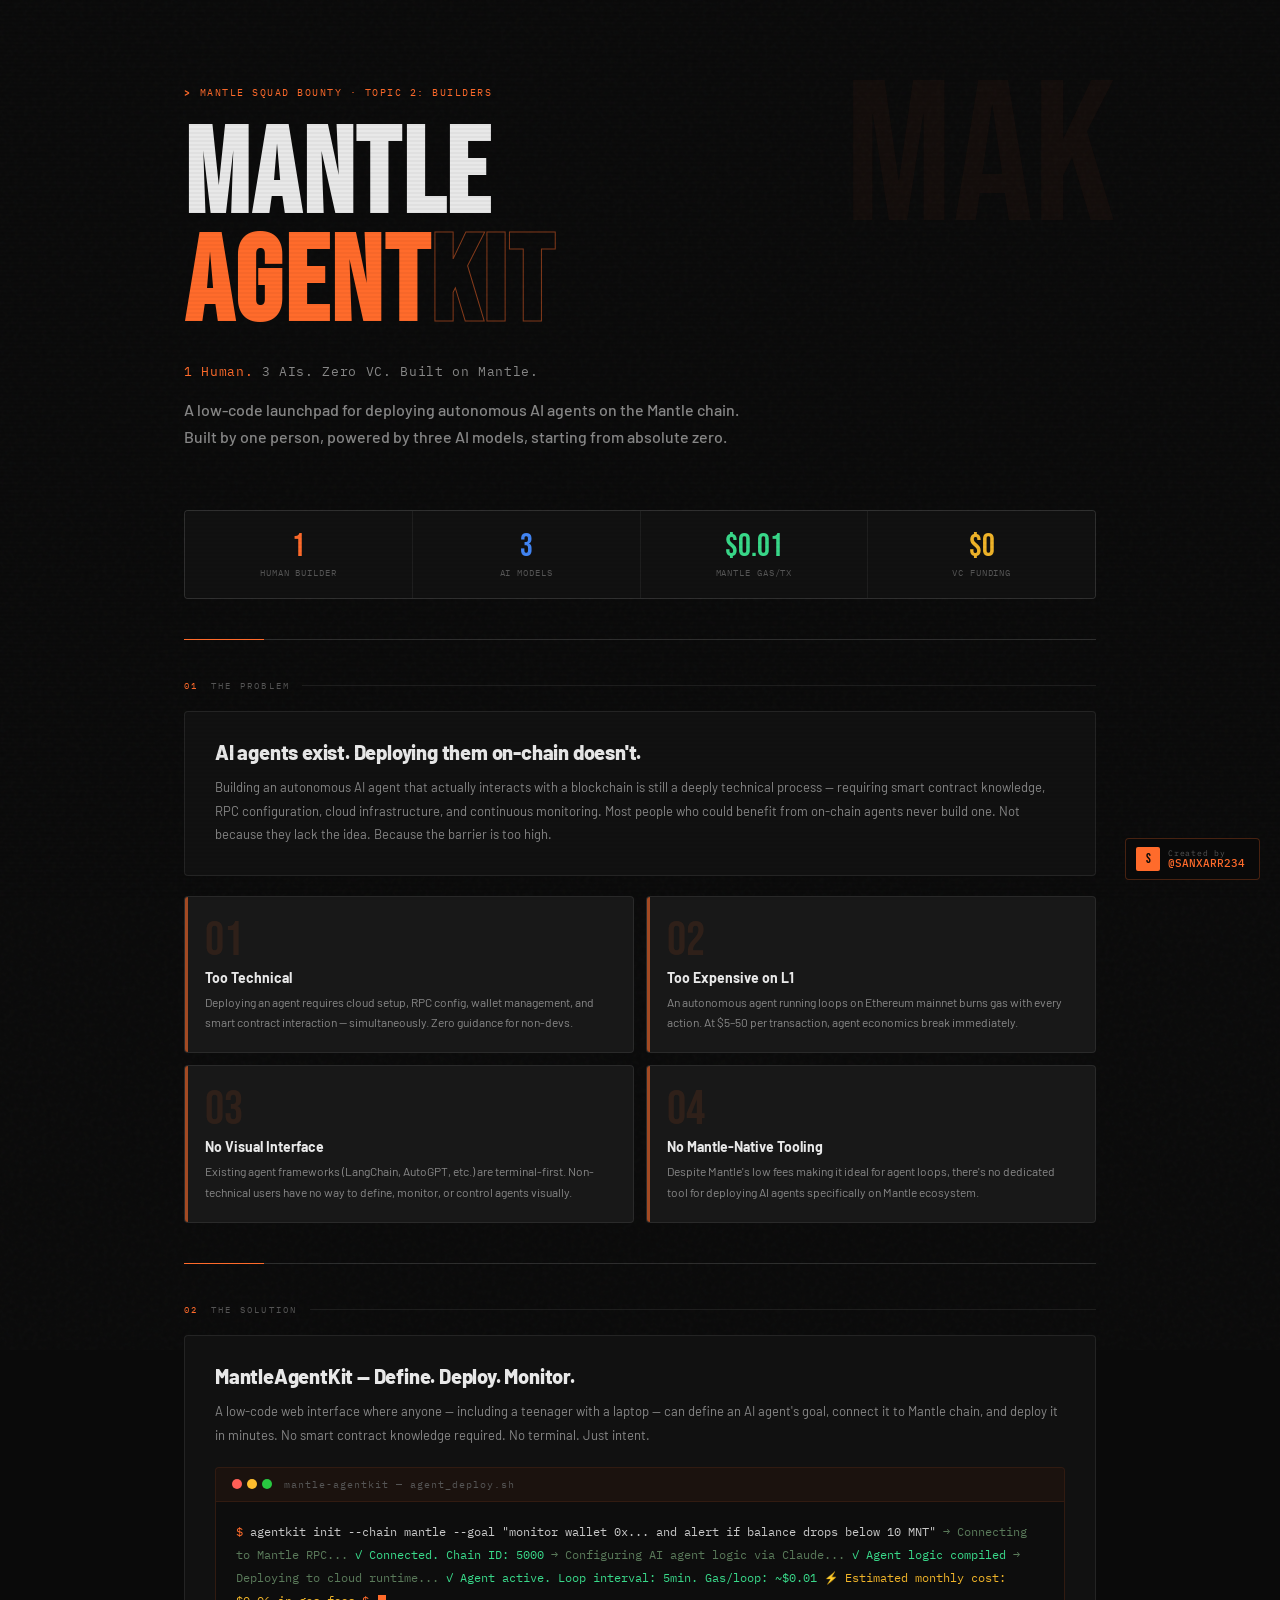
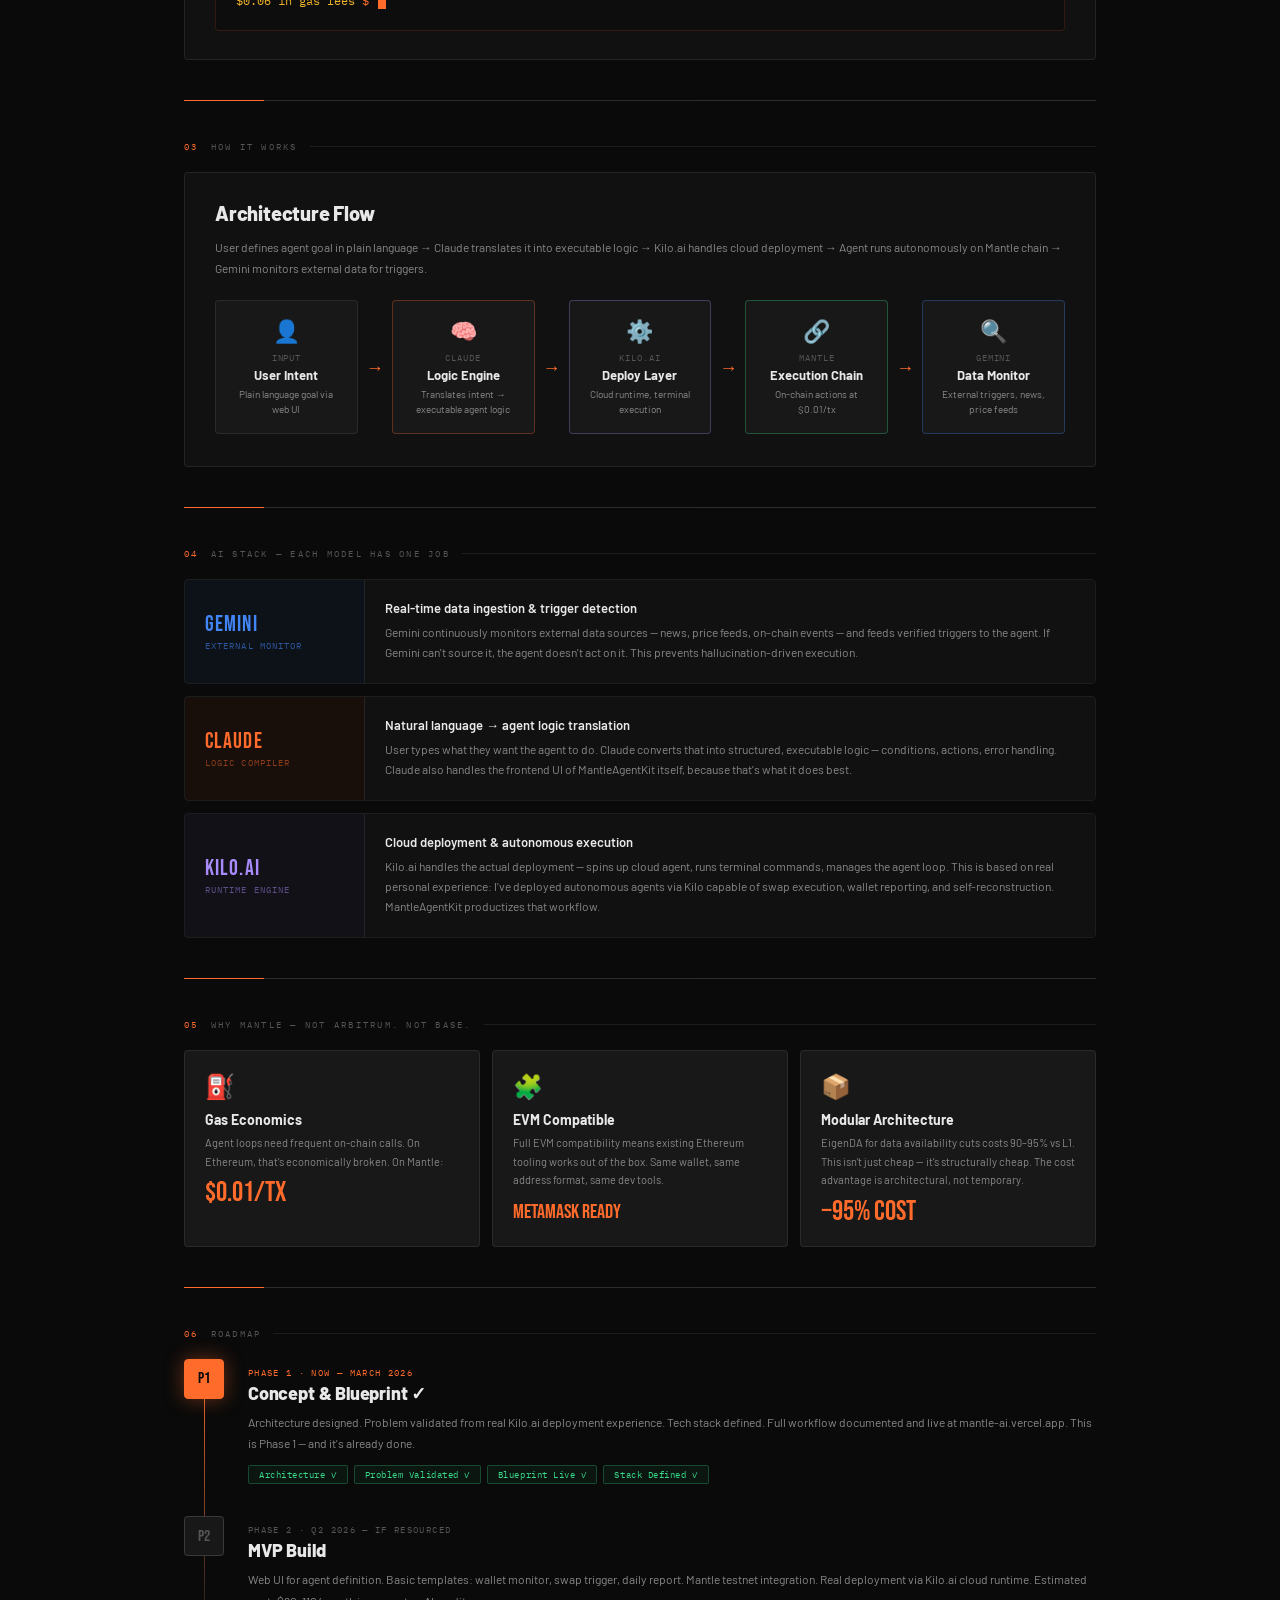
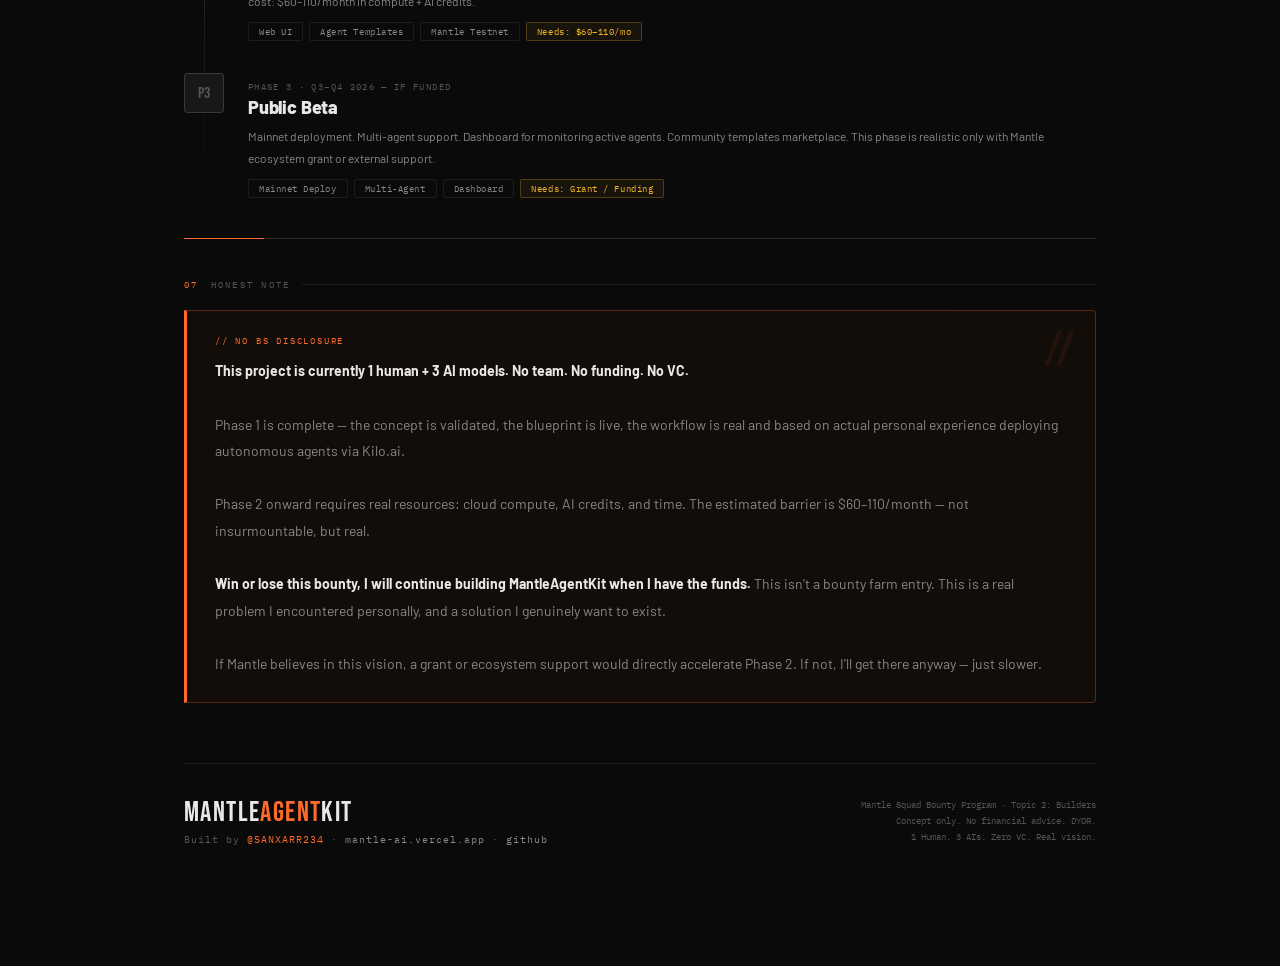
<file: index.html>
<!DOCTYPE html>
<html lang="en">
<head>
<meta charset="UTF-8">
<meta name="viewport" content="width=device-width, initial-scale=1.0">
<meta name="author" content="@SANXARR234">
<meta name="created-by" content="SANXARR234 — x.com/SANXARR234">
<title>MantleAgentKit — 1 Human. 3 AIs. Zero VC.</title>
<link href="https://fonts.googleapis.com/css2?family=IBM+Plex+Mono:ital,wght@0,300;0,400;0,500;0,700;1,400&family=Bebas+Neue&family=Barlow:wght@400;500;600;700;800&display=swap" rel="stylesheet">
<style>
  :root {
    --bg: #0a0a0a;
    --bg2: #111111;
    --bg3: #181818;
    --border: rgba(255,255,255,0.08);
    --border2: rgba(255,255,255,0.14);
    --orange: #ff6b2b;
    --orange2: #ff9a5c;
    --green: #39d98a;
    --blue: #4285f4;
    --purple: #a78bfa;
    --yellow: #f0b429;
    --text: #e8e8e8;
    --muted: #555;
    --muted2: #888;
  }

  * { margin: 0; padding: 0; box-sizing: border-box; }

  body {
    background: var(--bg);
    color: var(--text);
    font-family: 'Barlow', sans-serif;
    min-height: 100vh;
    overflow-x: hidden;
    cursor: default;
  }

  /* Scanline overlay */
  body::after {
    content: '';
    position: fixed;
    inset: 0;
    background: repeating-linear-gradient(
      0deg,
      transparent,
      transparent 2px,
      rgba(0,0,0,0.03) 2px,
      rgba(0,0,0,0.03) 4px
    );
    pointer-events: none;
    z-index: 100;
  }

  /* Grain texture */
  body::before {
    content: '';
    position: fixed;
    inset: -50%;
    width: 200%; height: 200%;
    background-image: url("data:image/svg+xml,%3Csvg viewBox='0 0 512 512' xmlns='http://www.w3.org/2000/svg'%3E%3Cfilter id='n'%3E%3CfeTurbulence type='fractalNoise' baseFrequency='0.75' numOctaves='4' stitchTiles='stitch'/%3E%3C/filter%3E%3Crect width='100%25' height='100%25' filter='url(%23n)' opacity='0.04'/%3E%3C/svg%3E");
    pointer-events: none;
    z-index: 0;
    opacity: 0.6;
    animation: grain 8s steps(10) infinite;
  }

  @keyframes grain {
    0%,100% { transform: translate(0,0); }
    10% { transform: translate(-2%,-3%); }
    20% { transform: translate(3%,2%); }
    30% { transform: translate(-1%,4%); }
    40% { transform: translate(4%,-1%); }
    50% { transform: translate(-3%,3%); }
    60% { transform: translate(2%,-4%); }
    70% { transform: translate(-4%,1%); }
    80% { transform: translate(1%,-2%); }
    90% { transform: translate(-2%,4%); }
  }

  .wrap {
    max-width: 960px;
    margin: 0 auto;
    padding: 0 24px 120px;
    position: relative;
    z-index: 1;
  }

  /* ── HERO ── */
  .hero {
    padding: 80px 0 60px;
    position: relative;
  }

  .hero-tag {
    display: inline-flex;
    align-items: center;
    gap: 8px;
    font-family: 'IBM Plex Mono', monospace;
    font-size: 10px;
    letter-spacing: 0.15em;
    color: var(--orange);
    text-transform: uppercase;
    margin-bottom: 24px;
    animation: fadeUp 0.5s ease both;
  }

  .hero-tag::before {
    content: '>';
    font-weight: 700;
    animation: blink 1.2s step-end infinite;
  }

  @keyframes blink {
    0%,100% { opacity: 1; }
    50% { opacity: 0; }
  }

  .hero-title {
    font-family: 'Bebas Neue', sans-serif;
    font-size: clamp(64px, 12vw, 120px);
    line-height: 0.9;
    letter-spacing: 0.02em;
    color: var(--text);
    animation: fadeUp 0.5s 0.05s ease both;
    position: relative;
  }

  .hero-title .orange { color: var(--orange); }
  .hero-title .stroke {
    -webkit-text-stroke: 1px rgba(255,107,43,0.5);
    color: transparent;
  }

  .hero-tagline {
    margin-top: 24px;
    font-family: 'IBM Plex Mono', monospace;
    font-size: 13px;
    color: var(--muted2);
    letter-spacing: 0.05em;
    animation: fadeUp 0.5s 0.1s ease both;
  }

  .hero-tagline span { color: var(--orange); }

  .hero-sub {
    margin-top: 16px;
    font-size: 16px;
    font-weight: 500;
    color: var(--muted2);
    max-width: 560px;
    line-height: 1.7;
    animation: fadeUp 0.5s 0.15s ease both;
  }

  /* Big decorative text */
  .hero-bg-text {
    position: absolute;
    top: 60px;
    right: -20px;
    font-family: 'Bebas Neue', sans-serif;
    font-size: clamp(120px, 20vw, 200px);
    color: rgba(255,107,43,0.04);
    line-height: 1;
    pointer-events: none;
    user-select: none;
    z-index: -1;
  }

  /* ── DIVIDER ── */
  .divider {
    height: 1px;
    background: var(--border2);
    margin: 40px 0;
    position: relative;
  }

  .divider::after {
    content: '';
    position: absolute;
    left: 0; top: 0;
    width: 80px; height: 1px;
    background: var(--orange);
  }

  /* ── SECTION LABEL ── */
  .sec {
    font-family: 'IBM Plex Mono', monospace;
    font-size: 9px;
    letter-spacing: 0.25em;
    color: var(--muted);
    text-transform: uppercase;
    margin-bottom: 20px;
    display: flex;
    align-items: center;
    gap: 12px;
  }

  .sec .sn { color: var(--orange); }
  .sec::after {
    content: '';
    flex: 1;
    height: 1px;
    background: var(--border);
  }

  /* ── CARDS ── */
  .card {
    background: var(--bg2);
    border: 1px solid var(--border);
    border-radius: 4px;
    padding: 28px 30px;
    margin-bottom: 12px;
    position: relative;
    transition: border-color 0.2s;
  }

  .card:hover { border-color: var(--border2); }

  .card-title {
    font-family: 'Barlow', sans-serif;
    font-size: 20px;
    font-weight: 800;
    margin-bottom: 12px;
    letter-spacing: -0.01em;
  }

  /* ── STAT ROW ── */
  .stat-row {
    display: grid;
    grid-template-columns: repeat(4, 1fr);
    gap: 1px;
    background: var(--border);
    border: 1px solid var(--border);
    border-radius: 4px;
    overflow: hidden;
    margin-bottom: 40px;
  }

  @media (max-width: 600px) {
    .stat-row { grid-template-columns: 1fr 1fr; }
  }

  .stat-item {
    background: var(--bg2);
    padding: 20px 18px;
    text-align: center;
  }

  .stat-val {
    font-family: 'Bebas Neue', sans-serif;
    font-size: 32px;
    line-height: 1;
    margin-bottom: 4px;
  }

  .stat-desc {
    font-family: 'IBM Plex Mono', monospace;
    font-size: 9px;
    color: var(--muted);
    letter-spacing: 0.1em;
    text-transform: uppercase;
  }

  /* ── PROBLEM SECTION ── */
  .problem-grid {
    display: grid;
    grid-template-columns: 1fr 1fr;
    gap: 12px;
  }

  @media (max-width: 600px) {
    .problem-grid { grid-template-columns: 1fr; }
  }

  .prob-item {
    background: var(--bg3);
    border: 1px solid var(--border);
    border-radius: 4px;
    padding: 20px;
    position: relative;
    overflow: hidden;
  }

  .prob-item::before {
    content: '';
    position: absolute;
    top: 0; left: 0;
    width: 3px; height: 100%;
    background: var(--orange);
    opacity: 0.6;
  }

  .prob-num {
    font-family: 'Bebas Neue', sans-serif;
    font-size: 48px;
    color: rgba(255,107,43,0.1);
    line-height: 1;
    margin-bottom: 4px;
  }

  .prob-title {
    font-size: 14px;
    font-weight: 700;
    margin-bottom: 6px;
    color: var(--text);
  }

  .prob-desc {
    font-size: 12px;
    color: var(--muted2);
    line-height: 1.7;
  }

  /* ── AI STACK ── */
  .ai-stack {
    display: flex;
    flex-direction: column;
    gap: 12px;
  }

  .ai-row {
    display: grid;
    grid-template-columns: 180px 1fr;
    gap: 0;
    border: 1px solid var(--border);
    border-radius: 4px;
    overflow: hidden;
    transition: border-color 0.2s;
  }

  .ai-row:hover { border-color: var(--border2); }

  @media (max-width: 580px) {
    .ai-row { grid-template-columns: 1fr; }
  }

  .ai-label {
    padding: 20px;
    display: flex;
    flex-direction: column;
    justify-content: center;
    border-right: 1px solid var(--border);
  }

  .ai-name {
    font-family: 'Bebas Neue', sans-serif;
    font-size: 22px;
    letter-spacing: 0.05em;
    margin-bottom: 2px;
  }

  .ai-role {
    font-family: 'IBM Plex Mono', monospace;
    font-size: 9px;
    letter-spacing: 0.12em;
    text-transform: uppercase;
  }

  .ai-body {
    padding: 20px;
    background: var(--bg2);
  }

  .ai-task {
    font-size: 13px;
    font-weight: 600;
    margin-bottom: 6px;
  }

  .ai-desc {
    font-size: 12px;
    color: var(--muted2);
    line-height: 1.7;
  }

  .ai-gemini .ai-label { background: rgba(66,133,244,0.06); }
  .ai-gemini .ai-name { color: #4285f4; }
  .ai-gemini .ai-role { color: rgba(66,133,244,0.6); }

  .ai-claude .ai-label { background: rgba(255,107,43,0.06); }
  .ai-claude .ai-name { color: var(--orange); }
  .ai-claude .ai-role { color: rgba(255,107,43,0.5); }

  .ai-kilo .ai-label { background: rgba(167,139,250,0.06); }
  .ai-kilo .ai-name { color: var(--purple); }
  .ai-kilo .ai-role { color: rgba(167,139,250,0.5); }

  /* ── ARCHITECTURE FLOW ── */
  .arch-flow {
    display: flex;
    align-items: stretch;
    gap: 0;
    overflow-x: auto;
    padding-bottom: 4px;
  }

  .arch-node {
    flex: 1;
    min-width: 120px;
    background: var(--bg3);
    border: 1px solid var(--border);
    border-radius: 4px;
    padding: 16px 14px;
    text-align: center;
    position: relative;
  }

  .arch-arrow {
    display: flex;
    align-items: center;
    padding: 0 8px;
    color: var(--orange);
    font-size: 18px;
    flex-shrink: 0;
  }

  .arch-icon {
    font-size: 22px;
    margin-bottom: 8px;
  }

  .arch-label {
    font-family: 'IBM Plex Mono', monospace;
    font-size: 9px;
    letter-spacing: 0.1em;
    text-transform: uppercase;
    color: var(--muted);
    margin-bottom: 4px;
  }

  .arch-name {
    font-size: 13px;
    font-weight: 700;
    margin-bottom: 4px;
  }

  .arch-desc {
    font-size: 10px;
    color: var(--muted2);
    line-height: 1.5;
  }

  /* ── ROADMAP ── */
  .roadmap {
    display: flex;
    flex-direction: column;
    gap: 0;
    position: relative;
  }

  .roadmap::before {
    content: '';
    position: absolute;
    left: 20px;
    top: 0; bottom: 0;
    width: 1px;
    background: linear-gradient(180deg, var(--orange), var(--border) 60%, transparent);
  }

  .rm-item {
    display: flex;
    gap: 24px;
    padding-bottom: 32px;
    position: relative;
  }

  .rm-item:last-child { padding-bottom: 0; }

  .rm-dot {
    width: 40px;
    height: 40px;
    border-radius: 4px;
    display: flex;
    align-items: center;
    justify-content: center;
    font-family: 'Bebas Neue', sans-serif;
    font-size: 16px;
    flex-shrink: 0;
    position: relative;
    z-index: 1;
    border: 1px solid;
  }

  .rm-dot.active {
    background: var(--orange);
    border-color: var(--orange);
    color: var(--bg);
    box-shadow: 0 0 20px rgba(255,107,43,0.4);
  }

  .rm-dot.pending {
    background: var(--bg3);
    border-color: var(--border2);
    color: var(--muted);
  }

  .rm-content { flex: 1; padding-top: 8px; }

  .rm-phase {
    font-family: 'IBM Plex Mono', monospace;
    font-size: 9px;
    letter-spacing: 0.15em;
    text-transform: uppercase;
    margin-bottom: 4px;
  }

  .rm-phase.active { color: var(--orange); }
  .rm-phase.pending { color: var(--muted); }

  .rm-title {
    font-size: 18px;
    font-weight: 800;
    margin-bottom: 8px;
    letter-spacing: -0.01em;
  }

  .rm-desc {
    font-size: 12px;
    color: var(--muted2);
    line-height: 1.8;
    margin-bottom: 10px;
  }

  .rm-tags {
    display: flex;
    flex-wrap: wrap;
    gap: 6px;
  }

  .rm-tag {
    font-family: 'IBM Plex Mono', monospace;
    font-size: 9px;
    padding: 3px 10px;
    border-radius: 2px;
    letter-spacing: 0.06em;
    border: 1px solid;
  }

  .tag-done { color: var(--green); border-color: rgba(57,217,138,0.25); background: rgba(57,217,138,0.06); }
  .tag-wip { color: var(--orange); border-color: rgba(255,107,43,0.25); background: rgba(255,107,43,0.06); }
  .tag-planned { color: var(--muted2); border-color: var(--border); background: transparent; }
  .tag-blocked { color: var(--yellow); border-color: rgba(240,180,41,0.25); background: rgba(240,180,41,0.06); }

  /* ── HONEST NOTE ── */
  .honest-box {
    border: 1px solid rgba(255,107,43,0.3);
    border-left: 3px solid var(--orange);
    border-radius: 0 4px 4px 0;
    padding: 24px 28px;
    background: rgba(255,107,43,0.04);
    position: relative;
    overflow: hidden;
  }

  .honest-box::before {
    content: '//';
    position: absolute;
    top: 16px; right: 20px;
    font-family: 'Bebas Neue', sans-serif;
    font-size: 48px;
    color: rgba(255,107,43,0.08);
    line-height: 1;
  }

  .honest-label {
    font-family: 'IBM Plex Mono', monospace;
    font-size: 9px;
    letter-spacing: 0.2em;
    color: var(--orange);
    text-transform: uppercase;
    margin-bottom: 12px;
  }

  .honest-text {
    font-size: 14px;
    line-height: 1.9;
    color: var(--muted2);
  }

  .honest-text strong { color: var(--text); }

  /* ── MANTLE WHY ── */
  .why-grid {
    display: grid;
    grid-template-columns: 1fr 1fr 1fr;
    gap: 12px;
  }

  @media (max-width: 640px) {
    .why-grid { grid-template-columns: 1fr; }
  }

  .why-item {
    background: var(--bg3);
    border: 1px solid var(--border);
    border-radius: 4px;
    padding: 20px;
    position: relative;
    overflow: hidden;
    transition: border-color 0.2s;
  }

  .why-item:hover { border-color: rgba(255,107,43,0.3); }

  .why-icon { font-size: 24px; margin-bottom: 10px; }

  .why-title {
    font-size: 14px;
    font-weight: 700;
    margin-bottom: 6px;
  }

  .why-desc {
    font-size: 11px;
    color: var(--muted2);
    line-height: 1.7;
  }

  .why-val {
    font-family: 'Bebas Neue', sans-serif;
    font-size: 28px;
    color: var(--orange);
    margin-top: 8px;
    line-height: 1;
  }

  /* ── TERMINAL BLOCK ── */
  .terminal {
    background: #0d0d0d;
    border: 1px solid rgba(255,107,43,0.15);
    border-radius: 4px;
    overflow: hidden;
    margin-top: 16px;
  }

  .term-header {
    background: rgba(255,107,43,0.06);
    border-bottom: 1px solid rgba(255,107,43,0.1);
    padding: 10px 16px;
    display: flex;
    align-items: center;
    gap: 8px;
  }

  .term-dots {
    display: flex;
    gap: 5px;
  }

  .term-dot {
    width: 10px; height: 10px;
    border-radius: 50%;
  }

  .td-r { background: #ff5f57; }
  .td-y { background: #ffbd2e; }
  .td-g { background: #28c840; }

  .term-title {
    font-family: 'IBM Plex Mono', monospace;
    font-size: 10px;
    color: var(--muted);
    letter-spacing: 0.1em;
    margin-left: 4px;
  }

  .term-body {
    padding: 18px 20px;
    font-family: 'IBM Plex Mono', monospace;
    font-size: 11.5px;
    line-height: 2;
    color: #6a8a6a;
  }

  .term-body .t-prompt { color: var(--orange); }
  .term-body .t-cmd { color: #c8c8c8; }
  .term-body .t-out { color: #5a7a5a; }
  .term-body .t-success { color: var(--green); }
  .term-body .t-warn { color: var(--yellow); }
  .term-body .t-cursor {
    display: inline-block;
    width: 8px; height: 14px;
    background: var(--orange);
    vertical-align: middle;
    animation: blink 1s step-end infinite;
    margin-left: 2px;
  }

  /* ── FOOTER ── */
  footer {
    margin-top: 60px;
    padding-top: 32px;
    border-top: 1px solid var(--border);
    display: flex;
    justify-content: space-between;
    align-items: flex-end;
    flex-wrap: wrap;
    gap: 20px;
  }

  .footer-left {}

  .footer-logo {
    font-family: 'Bebas Neue', sans-serif;
    font-size: 28px;
    letter-spacing: 0.05em;
    color: var(--text);
    margin-bottom: 4px;
  }

  .footer-logo span { color: var(--orange); }

  .footer-by {
    font-family: 'IBM Plex Mono', monospace;
    font-size: 10px;
    color: var(--muted);
    letter-spacing: 0.1em;
  }

  .footer-by a {
    color: var(--orange);
    text-decoration: none;
  }

  .footer-disc {
    font-family: 'IBM Plex Mono', monospace;
    font-size: 9px;
    color: var(--muted);
    line-height: 1.8;
    max-width: 420px;
    text-align: right;
  }

  /* ── FIXED WM ── */
  .wm {
    position: fixed;
    bottom: 20px;
    right: 20px;
    z-index: 999;
    display: flex;
    align-items: center;
    gap: 8px;
    background: rgba(10,10,10,0.92);
    backdrop-filter: blur(12px);
    border: 1px solid rgba(255,107,43,0.25);
    border-radius: 4px;
    padding: 8px 14px 8px 10px;
    text-decoration: none;
    transition: all 0.2s;
  }

  .wm:hover {
    border-color: rgba(255,107,43,0.6);
    background: rgba(255,107,43,0.08);
    transform: translateY(-2px);
  }

  .wm-av {
    width: 24px; height: 24px;
    border-radius: 2px;
    background: var(--orange);
    display: flex;
    align-items: center;
    justify-content: center;
    font-family: 'Bebas Neue', sans-serif;
    font-size: 13px;
    color: var(--bg);
    flex-shrink: 0;
  }

  .wm-txt { display: flex; flex-direction: column; gap: 1px; }
  .wm-by2 { font-family: 'IBM Plex Mono', monospace; font-size: 8px; color: var(--muted); letter-spacing: 0.1em; line-height: 1; }
  .wm-handle { font-family: 'IBM Plex Mono', monospace; font-size: 11px; font-weight: 500; color: var(--orange); line-height: 1; }

  /* ── ANIMATIONS ── */
  @keyframes fadeUp {
    from { opacity: 0; transform: translateY(16px); }
    to { opacity: 1; transform: translateY(0); }
  }

  .reveal { animation: fadeUp 0.5s ease both; }

  ::-webkit-scrollbar { width: 3px; height: 3px; }
  ::-webkit-scrollbar-track { background: var(--bg); }
  ::-webkit-scrollbar-thumb { background: rgba(255,107,43,0.3); border-radius: 2px; }
</style>
</head>
<body>

<!-- FIXED WM -->
<a class="wm" href="https://x.com/SANXARR234" target="_blank" rel="noopener">
  <div class="wm-av">S</div>
  <div class="wm-txt">
    <span class="wm-by2">Created by</span>
    <span class="wm-handle">@SANXARR234</span>
  </div>
</a>

<div class="wrap">

  <!-- HERO -->
  <div class="hero">
    <div class="hero-bg-text">MAK</div>
    <div class="hero-tag">Mantle Squad Bounty · Topic 2: Builders</div>
    <h1 class="hero-title">
      MANTLE<br>
      <span class="orange">AGENT</span><span class="stroke">KIT</span>
    </h1>
    <p class="hero-tagline"><span>1 Human.</span> 3 AIs. Zero VC. Built on Mantle.</p>
    <p class="hero-sub">A low-code launchpad for deploying autonomous AI agents on the Mantle chain. Built by one person, powered by three AI models, starting from absolute zero.</p>
  </div>

  <!-- STATS -->
  <div class="stat-row reveal">
    <div class="stat-item">
      <div class="stat-val" style="color:var(--orange)">1</div>
      <div class="stat-desc">Human Builder</div>
    </div>
    <div class="stat-item">
      <div class="stat-val" style="color:#4285f4">3</div>
      <div class="stat-desc">AI Models</div>
    </div>
    <div class="stat-item">
      <div class="stat-val" style="color:var(--green)">$0.01</div>
      <div class="stat-desc">Mantle Gas/Tx</div>
    </div>
    <div class="stat-item">
      <div class="stat-val" style="color:var(--yellow)">$0</div>
      <div class="stat-desc">VC Funding</div>
    </div>
  </div>

  <div class="divider"></div>

  <!-- PROBLEM -->
  <div class="sec reveal"><span class="sn">01</span> The Problem</div>

  <div class="card reveal" style="margin-bottom:20px">
    <div class="card-title">AI agents exist. Deploying them on-chain doesn't.</div>
    <p style="font-size:13px;color:var(--muted2);line-height:1.8">Building an autonomous AI agent that actually interacts with a blockchain is still a deeply technical process — requiring smart contract knowledge, RPC configuration, cloud infrastructure, and continuous monitoring. Most people who could benefit from on-chain agents never build one. Not because they lack the idea. Because the barrier is too high.</p>
  </div>

  <div class="problem-grid reveal">
    <div class="prob-item">
      <div class="prob-num">01</div>
      <div class="prob-title">Too Technical</div>
      <div class="prob-desc">Deploying an agent requires cloud setup, RPC config, wallet management, and smart contract interaction — simultaneously. Zero guidance for non-devs.</div>
    </div>
    <div class="prob-item">
      <div class="prob-num">02</div>
      <div class="prob-title">Too Expensive on L1</div>
      <div class="prob-desc">An autonomous agent running loops on Ethereum mainnet burns gas with every action. At $5–50 per transaction, agent economics break immediately.</div>
    </div>
    <div class="prob-item">
      <div class="prob-num">03</div>
      <div class="prob-title">No Visual Interface</div>
      <div class="prob-desc">Existing agent frameworks (LangChain, AutoGPT, etc.) are terminal-first. Non-technical users have no way to define, monitor, or control agents visually.</div>
    </div>
    <div class="prob-item">
      <div class="prob-num">04</div>
      <div class="prob-title">No Mantle-Native Tooling</div>
      <div class="prob-desc">Despite Mantle's low fees making it ideal for agent loops, there's no dedicated tool for deploying AI agents specifically on Mantle ecosystem.</div>
    </div>
  </div>

  <div class="divider"></div>

  <!-- SOLUTION -->
  <div class="sec reveal"><span class="sn">02</span> The Solution</div>

  <div class="card reveal">
    <div class="card-title">MantleAgentKit — Define. Deploy. Monitor.</div>
    <p style="font-size:13px;color:var(--muted2);line-height:1.8;margin-bottom:20px">A low-code web interface where anyone — including a teenager with a laptop — can define an AI agent's goal, connect it to Mantle chain, and deploy it in minutes. No smart contract knowledge required. No terminal. Just intent.</p>

    <div class="terminal">
      <div class="term-header">
        <div class="term-dots">
          <div class="term-dot td-r"></div>
          <div class="term-dot td-y"></div>
          <div class="term-dot td-g"></div>
        </div>
        <span class="term-title">mantle-agentkit — agent_deploy.sh</span>
      </div>
      <div class="term-body">
<span class="t-prompt">$</span> <span class="t-cmd">agentkit init --chain mantle --goal "monitor wallet 0x... and alert if balance drops below 10 MNT"</span>
<span class="t-out">→ Connecting to Mantle RPC...</span>
<span class="t-success">✓ Connected. Chain ID: 5000</span>
<span class="t-out">→ Configuring AI agent logic via Claude...</span>
<span class="t-success">✓ Agent logic compiled</span>
<span class="t-out">→ Deploying to cloud runtime...</span>
<span class="t-success">✓ Agent active. Loop interval: 5min. Gas/loop: ~$0.01</span>
<span class="t-warn">⚡ Estimated monthly cost: $0.06 in gas fees</span>
<span class="t-prompt">$</span> <span class="t-cursor"></span>
      </div>
    </div>
  </div>

  <div class="divider"></div>

  <!-- ARCHITECTURE -->
  <div class="sec reveal"><span class="sn">03</span> How It Works</div>

  <div class="card reveal">
    <div class="card-title">Architecture Flow</div>
    <p style="font-size:12px;color:var(--muted2);line-height:1.8;margin-bottom:20px">User defines agent goal in plain language → Claude translates it into executable logic → Kilo.ai handles cloud deployment → Agent runs autonomously on Mantle chain → Gemini monitors external data for triggers.</p>

    <div class="arch-flow">
      <div class="arch-node">
        <div class="arch-icon">👤</div>
        <div class="arch-label">Input</div>
        <div class="arch-name">User Intent</div>
        <div class="arch-desc">Plain language goal via web UI</div>
      </div>
      <div class="arch-arrow">→</div>
      <div class="arch-node" style="border-color:rgba(255,107,43,0.3)">
        <div class="arch-icon">🧠</div>
        <div class="arch-label">Claude</div>
        <div class="arch-name">Logic Engine</div>
        <div class="arch-desc">Translates intent → executable agent logic</div>
      </div>
      <div class="arch-arrow">→</div>
      <div class="arch-node" style="border-color:rgba(167,139,250,0.3)">
        <div class="arch-icon">⚙️</div>
        <div class="arch-label">Kilo.ai</div>
        <div class="arch-name">Deploy Layer</div>
        <div class="arch-desc">Cloud runtime, terminal execution</div>
      </div>
      <div class="arch-arrow">→</div>
      <div class="arch-node" style="border-color:rgba(57,217,138,0.3)">
        <div class="arch-icon">🔗</div>
        <div class="arch-label">Mantle</div>
        <div class="arch-name">Execution Chain</div>
        <div class="arch-desc">On-chain actions at $0.01/tx</div>
      </div>
      <div class="arch-arrow">→</div>
      <div class="arch-node" style="border-color:rgba(66,133,244,0.3)">
        <div class="arch-icon">🔍</div>
        <div class="arch-label">Gemini</div>
        <div class="arch-name">Data Monitor</div>
        <div class="arch-desc">External triggers, news, price feeds</div>
      </div>
    </div>
  </div>

  <div class="divider"></div>

  <!-- AI ROLES -->
  <div class="sec reveal"><span class="sn">04</span> AI Stack — Each Model Has One Job</div>

  <div class="ai-stack reveal">
    <div class="ai-row ai-gemini">
      <div class="ai-label">
        <div class="ai-name">Gemini</div>
        <div class="ai-role">External Monitor</div>
      </div>
      <div class="ai-body">
        <div class="ai-task">Real-time data ingestion & trigger detection</div>
        <div class="ai-desc">Gemini continuously monitors external data sources — news, price feeds, on-chain events — and feeds verified triggers to the agent. If Gemini can't source it, the agent doesn't act on it. This prevents hallucination-driven execution.</div>
      </div>
    </div>
    <div class="ai-row ai-claude">
      <div class="ai-label">
        <div class="ai-name">Claude</div>
        <div class="ai-role">Logic Compiler</div>
      </div>
      <div class="ai-body">
        <div class="ai-task">Natural language → agent logic translation</div>
        <div class="ai-desc">User types what they want the agent to do. Claude converts that into structured, executable logic — conditions, actions, error handling. Claude also handles the frontend UI of MantleAgentKit itself, because that's what it does best.</div>
      </div>
    </div>
    <div class="ai-row ai-kilo">
      <div class="ai-label">
        <div class="ai-name">Kilo.ai</div>
        <div class="ai-role">Runtime Engine</div>
      </div>
      <div class="ai-body">
        <div class="ai-task">Cloud deployment & autonomous execution</div>
        <div class="ai-desc">Kilo.ai handles the actual deployment — spins up cloud agent, runs terminal commands, manages the agent loop. This is based on real personal experience: I've deployed autonomous agents via Kilo capable of swap execution, wallet reporting, and self-reconstruction. MantleAgentKit productizes that workflow.</div>
      </div>
    </div>
  </div>

  <div class="divider"></div>

  <!-- WHY MANTLE -->
  <div class="sec reveal"><span class="sn">05</span> Why Mantle — Not Arbitrum. Not Base.</div>

  <div class="why-grid reveal">
    <div class="why-item">
      <div class="why-icon">⛽</div>
      <div class="why-title">Gas Economics</div>
      <div class="why-desc">Agent loops need frequent on-chain calls. On Ethereum, that's economically broken. On Mantle:</div>
      <div class="why-val">$0.01/tx</div>
    </div>
    <div class="why-item">
      <div class="why-icon">🧩</div>
      <div class="why-title">EVM Compatible</div>
      <div class="why-desc">Full EVM compatibility means existing Ethereum tooling works out of the box. Same wallet, same address format, same dev tools.</div>
      <div class="why-val" style="font-size:20px;margin-top:12px">MetaMask Ready</div>
    </div>
    <div class="why-item">
      <div class="why-icon">📦</div>
      <div class="why-title">Modular Architecture</div>
      <div class="why-desc">EigenDA for data availability cuts costs 90–95% vs L1. This isn't just cheap — it's structurally cheap. The cost advantage is architectural, not temporary.</div>
      <div class="why-val">−95% Cost</div>
    </div>
  </div>

  <div class="divider"></div>

  <!-- ROADMAP -->
  <div class="sec reveal"><span class="sn">06</span> Roadmap</div>

  <div class="roadmap reveal">

    <div class="rm-item">
      <div class="rm-dot active">P1</div>
      <div class="rm-content">
        <div class="rm-phase active">Phase 1 · Now — March 2026</div>
        <div class="rm-title">Concept & Blueprint ✓</div>
        <div class="rm-desc">Architecture designed. Problem validated from real Kilo.ai deployment experience. Tech stack defined. Full workflow documented and live at mantle-ai.vercel.app. This is Phase 1 — and it's already done.</div>
        <div class="rm-tags">
          <span class="rm-tag tag-done">Architecture ✓</span>
          <span class="rm-tag tag-done">Problem Validated ✓</span>
          <span class="rm-tag tag-done">Blueprint Live ✓</span>
          <span class="rm-tag tag-done">Stack Defined ✓</span>
        </div>
      </div>
    </div>

    <div class="rm-item">
      <div class="rm-dot pending">P2</div>
      <div class="rm-content">
        <div class="rm-phase pending">Phase 2 · Q2 2026 — If Resourced</div>
        <div class="rm-title">MVP Build</div>
        <div class="rm-desc">Web UI for agent definition. Basic templates: wallet monitor, swap trigger, daily report. Mantle testnet integration. Real deployment via Kilo.ai cloud runtime. Estimated cost: $60–110/month in compute + AI credits.</div>
        <div class="rm-tags">
          <span class="rm-tag tag-planned">Web UI</span>
          <span class="rm-tag tag-planned">Agent Templates</span>
          <span class="rm-tag tag-planned">Mantle Testnet</span>
          <span class="rm-tag tag-blocked">Needs: $60–110/mo</span>
        </div>
      </div>
    </div>

    <div class="rm-item">
      <div class="rm-dot pending">P3</div>
      <div class="rm-content">
        <div class="rm-phase pending">Phase 3 · Q3–Q4 2026 — If Funded</div>
        <div class="rm-title">Public Beta</div>
        <div class="rm-desc">Mainnet deployment. Multi-agent support. Dashboard for monitoring active agents. Community templates marketplace. This phase is realistic only with Mantle ecosystem grant or external support.</div>
        <div class="rm-tags">
          <span class="rm-tag tag-planned">Mainnet Deploy</span>
          <span class="rm-tag tag-planned">Multi-Agent</span>
          <span class="rm-tag tag-planned">Dashboard</span>
          <span class="rm-tag tag-blocked">Needs: Grant / Funding</span>
        </div>
      </div>
    </div>

  </div>

  <div class="divider"></div>

  <!-- HONEST NOTE -->
  <div class="sec reveal"><span class="sn">07</span> Honest Note</div>

  <div class="honest-box reveal">
    <div class="honest-label">// No BS Disclosure</div>
    <div class="honest-text">
      <strong>This project is currently 1 human + 3 AI models. No team. No funding. No VC.</strong><br><br>
      Phase 1 is complete — the concept is validated, the blueprint is live, the workflow is real and based on actual personal experience deploying autonomous agents via Kilo.ai.<br><br>
      Phase 2 onward requires real resources: cloud compute, AI credits, and time. The estimated barrier is $60–110/month — not insurmountable, but real.<br><br>
      <strong>Win or lose this bounty, I will continue building MantleAgentKit when I have the funds.</strong> This isn't a bounty farm entry. This is a real problem I encountered personally, and a solution I genuinely want to exist.<br><br>
      If Mantle believes in this vision, a grant or ecosystem support would directly accelerate Phase 2. If not, I'll get there anyway — just slower.
    </div>
  </div>

  <!-- FOOTER -->
  <footer>
    <div class="footer-left">
      <div class="footer-logo">MANTLE<span>AGENT</span>KIT</div>
      <div class="footer-by">
        Built by <a href="https://x.com/SANXARR234" target="_blank">@SANXARR234</a> ·
        <a href="https://mantle-ai.vercel.app" target="_blank" style="color:var(--muted2);text-decoration:none">mantle-ai.vercel.app</a> ·
        <a href="https://github.com/sanxarrr234/Mantle-AI" target="_blank" style="color:var(--muted2);text-decoration:none">github</a>
      </div>
    </div>
    <div class="footer-disc">
      Mantle Squad Bounty Program · Topic 2: Builders<br>
      Concept only. No financial advice. DYOR.<br>
      1 Human. 3 AIs. Zero VC. Real vision.
    </div>
  </footer>

</div>

<script>
  // Reveal on scroll
  const observer = new IntersectionObserver((entries) => {
    entries.forEach(e => {
      if (e.isIntersecting) {
        e.target.style.animation = 'fadeUp 0.5s ease both';
        observer.unobserve(e.target);
      }
    });
  }, { threshold: 0.1 });

  document.querySelectorAll('.reveal').forEach(el => {
    el.style.opacity = '0';
    observer.observe(el);
  });
</script>

</body>
</html>
</file>
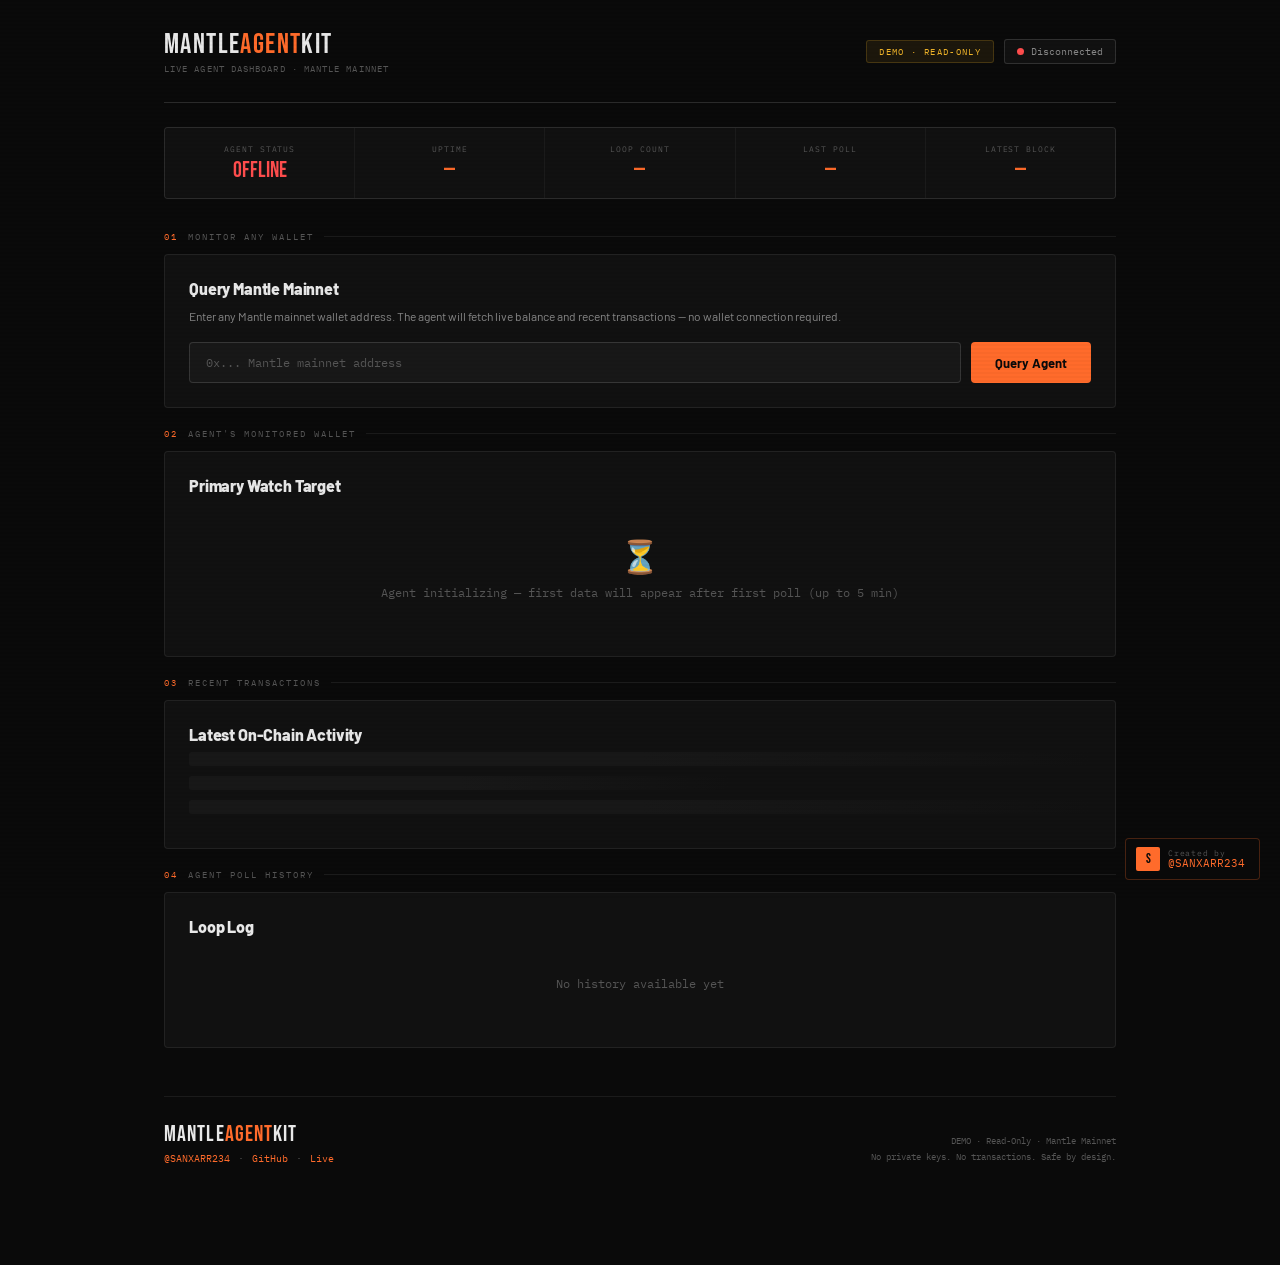
<file: dashboard/index.html>
<!DOCTYPE html>
<html lang="en">
<head>
<meta charset="UTF-8">
<meta name="viewport" content="width=device-width, initial-scale=1.0">
<meta name="author" content="@SANXARR234">
<title>MantleAgentKit — Live Dashboard</title>
<link href="https://fonts.googleapis.com/css2?family=IBM+Plex+Mono:wght@300;400;500;700&family=Bebas+Neue&family=Barlow:wght@400;500;600;700;800&display=swap" rel="stylesheet">
<link rel="stylesheet" href="style.css">
</head>
<body>

<a class="wm" href="https://x.com/SANXARR234" target="_blank" rel="noopener">
 <div class="wm-av">S</div>
 <div class="wm-txt">
 <span class="wm-by">Created by</span>
 <span class="wm-handle">@SANXARR234</span>
 </div>
</a>
<div class="wrap">
 <!-- HEADER -->
 <header>
 <div class="header-left">
 <div class="logo">MANTLE<span>AGENT</span>KIT</div>
 <div class="logo-sub">Live Agent Dashboard · Mantle Mainnet</div>
 </div>
 <div class="header-right">
 <div class="demo-badge">DEMO · READ-ONLY</div>
 <div class="network-badge">
 <span class="net-dot" id="netDot"></span>
 <span id="netLabel">Connecting...</span>
 </div>
 </div>
 </header>
 <!-- AGENT STATUS ROW -->
 <div class="status-row">
 <div class="stat-box">
 <div class="stat-label">Agent Status</div>
 <div class="stat-val" id="agentStatus">—</div>
 </div>
 <div class="stat-box">
 <div class="stat-label">Uptime</div>
 <div class="stat-val" id="agentUptime">—</div>
 </div>
 <div class="stat-box">
 <div class="stat-label">Loop Count</div>
 <div class="stat-val" id="loopCount">—</div>
 </div>
 <div class="stat-box">
 <div class="stat-label">Last Poll</div>
 <div class="stat-val" id="lastPoll">—</div>
 </div>
 <div class="stat-box">
 <div class="stat-label">Latest Block</div>
 <div class="stat-val" id="latestBlock">—</div>
 </div>
 </div>
 <!-- WALLET LOOKUP -->
 <div class="section">
 <div class="sec-label"><span class="sn">01</span> Monitor Any Wallet</div>
 <div class="card">
 <div class="card-title">Query Mantle Mainnet</div>
 <p class="card-desc">Enter any Mantle mainnet wallet address. The agent will fetch live balance and recent transactions — no wallet connection required.</p>
 <div class="input-row">
 <input
 type="text"
 id="walletInput"
 class="wallet-input"
 placeholder="0x... Mantle mainnet address"
 spellcheck="false"
 />
 <button class="query-btn" id="queryBtn" onclick="queryWallet()">
 <span id="queryBtnText">Query Agent</span>
 </button>
 </div>
 <div id="walletResult" class="wallet-result hidden"></div>
 </div>
 </div>
 
 <div class="section">
 <div class="sec-label"><span class="sn">02</span> Agent's Monitored Wallet</div>
 <div class="card" id="monitorCard">
 <div class="card-title">Primary Watch Target</div>
 <div id="monitorData">
 <div class="loading-line"></div>
 <div class="loading-line short"></div>
 <div class="loading-line"></div>
 </div>
 </div>
 </div>
 
 <div class="section">
 <div class="sec-label"><span class="sn">03</span> Recent Transactions</div>
 <div class="card">
 <div class="card-title">Latest On-Chain Activity</div>
 <div id="txList">
 <div class="loading-line"></div>
 <div class="loading-line short"></div>
 <div class="loading-line"></div>
 </div>
 </div>
 </div>
 
 <div class="section">
 <div class="sec-label"><span class="sn">04</span> Agent Poll History</div>
 <div class="card">
 <div class="card-title">Loop Log</div>
 <div id="historyList">
 <div class="loading-line"></div>
 <div class="loading-line short"></div>
 </div>
 </div>
 </div>
 
 <footer>
 <div class="footer-left">
 <div class="footer-logo">MANTLE<span>AGENT</span>KIT</div>
 <div class="footer-links">
 <a href="https://x.com/SANXARR234" target="_blank">@SANXARR234</a>
 <span>·</span>
 <a href="https://github.com/sanxarrr234/MantleAgentKit" target="_blank">GitHub</a>
 <span>·</span>
 <a href="https://mantle-agent-kit.vercel.app" target="_blank">Live</a>
 </div>
 </div>
 <div class="footer-right">
 <div class="footer-disc">DEMO · Read-Only · Mantle Mainnet<br>No private keys. No transactions. Safe by design.</div>
 </div>
 </footer>
</div>
<script src="app.js"></script>
</body>
</html>
</file>
<file: dashboard/style.css>
:root {
  --bg: #0a0a0a;
  --bg2: #111111;
  --bg3: #181818;
  --border: rgba(255,255,255,0.07);
  --border2: rgba(255,255,255,0.13);
  --orange: #ff6b2b;
  --green: #39d98a;
  --red: #ff4d4d;
  --yellow: #f0b429;
  --blue: #4285f4;
  --text: #e8e8e8;
  --muted: #555;
  --muted2: #888;
}

* { margin: 0; padding: 0; box-sizing: border-box; }

body {
  background: var(--bg);
  color: var(--text);
  font-family: 'Barlow', sans-serif;
  min-height: 100vh;
  overflow-x: hidden;
}

body::before {
  content: '';
  position: fixed;
  inset: 0;
  background: repeating-linear-gradient(
    0deg, transparent, transparent 2px,
    rgba(0,0,0,0.025) 2px, rgba(0,0,0,0.025) 4px
  );
  pointer-events: none;
  z-index: 100;
}

.wrap {
  max-width: 1000px;
  margin: 0 auto;
  padding: 0 24px 100px;
  position: relative;
  z-index: 1;
}

/* ── HEADER ── */
header {
  display: flex;
  justify-content: space-between;
  align-items: center;
  padding: 28px 0 28px;
  border-bottom: 1px solid var(--border2);
  margin-bottom: 24px;
  flex-wrap: wrap;
  gap: 12px;
}

.logo {
  font-family: 'Bebas Neue', sans-serif;
  font-size: 28px;
  letter-spacing: 0.05em;
  color: var(--text);
}

.logo span { color: var(--orange); }

.logo-sub {
  font-family: 'IBM Plex Mono', monospace;
  font-size: 9px;
  color: var(--muted);
  letter-spacing: 0.12em;
  text-transform: uppercase;
  margin-top: 2px;
}

.header-right {
  display: flex;
  align-items: center;
  gap: 10px;
  flex-wrap: wrap;
}

.demo-badge {
  font-family: 'IBM Plex Mono', monospace;
  font-size: 9px;
  letter-spacing: 0.15em;
  color: var(--yellow);
  background: rgba(240,180,41,0.08);
  border: 1px solid rgba(240,180,41,0.2);
  border-radius: 3px;
  padding: 5px 12px;
  text-transform: uppercase;
}

.network-badge {
  font-family: 'IBM Plex Mono', monospace;
  font-size: 10px;
  color: var(--muted2);
  display: flex;
  align-items: center;
  gap: 7px;
  background: var(--bg2);
  border: 1px solid var(--border2);
  border-radius: 3px;
  padding: 5px 12px;
}

.net-dot {
  width: 7px; height: 7px;
  border-radius: 50%;
  background: var(--muted);
  flex-shrink: 0;
  transition: background 0.3s;
}

.net-dot.online { background: var(--green); box-shadow: 0 0 8px var(--green); animation: pulse 2s infinite; }
.net-dot.offline { background: var(--red); }

@keyframes pulse {
  0%,100% { opacity: 1; }
  50% { opacity: 0.4; }
}

/* ── STATUS ROW ── */
.status-row {
  display: grid;
  grid-template-columns: repeat(5, 1fr);
  gap: 1px;
  background: var(--border);
  border: 1px solid var(--border);
  border-radius: 4px;
  overflow: hidden;
  margin-bottom: 32px;
}

@media (max-width: 700px) {
  .status-row { grid-template-columns: 1fr 1fr; }
}

.stat-box {
  background: var(--bg2);
  padding: 16px 14px;
  text-align: center;
}

.stat-label {
  font-family: 'IBM Plex Mono', monospace;
  font-size: 8px;
  color: var(--muted);
  letter-spacing: 0.12em;
  text-transform: uppercase;
  margin-bottom: 6px;
}

.stat-val {
  font-family: 'Bebas Neue', sans-serif;
  font-size: 22px;
  color: var(--orange);
  line-height: 1;
  transition: all 0.3s;
}

/* ── SECTION ── */
.section { margin-bottom: 20px; }

.sec-label {
  font-family: 'IBM Plex Mono', monospace;
  font-size: 9px;
  letter-spacing: 0.22em;
  color: var(--muted);
  text-transform: uppercase;
  margin-bottom: 12px;
  display: flex;
  align-items: center;
  gap: 10px;
}

.sec-label::after {
  content: '';
  flex: 1;
  height: 1px;
  background: var(--border);
}

.sn { color: var(--orange); }

/* ── CARD ── */
.card {
  background: var(--bg2);
  border: 1px solid var(--border);
  border-radius: 4px;
  padding: 24px;
  transition: border-color 0.2s;
}

.card:hover { border-color: var(--border2); }

.card-title {
  font-size: 16px;
  font-weight: 800;
  margin-bottom: 8px;
  letter-spacing: -0.01em;
}

.card-desc {
  font-size: 12px;
  color: var(--muted2);
  line-height: 1.7;
  margin-bottom: 16px;
}

/* ── WALLET INPUT ── */
.input-row {
  display: flex;
  gap: 10px;
  flex-wrap: wrap;
}

.wallet-input {
  flex: 1;
  min-width: 260px;
  background: var(--bg3);
  border: 1px solid var(--border2);
  border-radius: 4px;
  padding: 12px 16px;
  font-family: 'IBM Plex Mono', monospace;
  font-size: 12px;
  color: var(--text);
  outline: none;
  transition: border-color 0.2s;
}

.wallet-input:focus { border-color: rgba(255,107,43,0.4); }
.wallet-input::placeholder { color: var(--muted); }

.query-btn {
  background: var(--orange);
  border: none;
  border-radius: 4px;
  padding: 12px 24px;
  font-family: 'Barlow', sans-serif;
  font-size: 13px;
  font-weight: 700;
  color: var(--bg);
  cursor: pointer;
  transition: all 0.2s;
  white-space: nowrap;
}

.query-btn:hover { background: var(--orange); filter: brightness(1.1); }
.query-btn:disabled { opacity: 0.5; cursor: not-allowed; }

/* ── WALLET RESULT ── */
.wallet-result {
  margin-top: 16px;
  background: var(--bg3);
  border: 1px solid var(--border2);
  border-radius: 4px;
  padding: 20px;
}

.wallet-result.hidden { display: none; }

.wr-address {
  font-family: 'IBM Plex Mono', monospace;
  font-size: 11px;
  color: var(--muted2);
  margin-bottom: 12px;
  word-break: break-all;
}

.wr-balance {
  font-family: 'Bebas Neue', sans-serif;
  font-size: 36px;
  color: var(--orange);
  line-height: 1;
  margin-bottom: 4px;
}

.wr-network {
  font-family: 'IBM Plex Mono', monospace;
  font-size: 9px;
  color: var(--muted);
  letter-spacing: 0.1em;
  text-transform: uppercase;
  margin-bottom: 16px;
}

.wr-explorer {
  font-family: 'IBM Plex Mono', monospace;
  font-size: 10px;
  color: var(--orange);
  text-decoration: none;
  border-bottom: 1px solid rgba(255,107,43,0.3);
  padding-bottom: 1px;
  transition: border-color 0.2s;
}

.wr-explorer:hover { border-color: var(--orange); }

/* ── TX LIST ── */
.tx-item {
  display: flex;
  align-items: center;
  gap: 12px;
  padding: 12px 0;
  border-bottom: 1px solid var(--border);
}

.tx-item:last-child { border-bottom: none; }

.tx-status {
  width: 8px; height: 8px;
  border-radius: 50%;
  flex-shrink: 0;
}

.tx-status.success { background: var(--green); }
.tx-status.failed { background: var(--red); }

.tx-info { flex: 1; min-width: 0; }

.tx-hash {
  font-family: 'IBM Plex Mono', monospace;
  font-size: 11px;
  color: var(--orange);
  text-decoration: none;
  white-space: nowrap;
  overflow: hidden;
  text-overflow: ellipsis;
  display: block;
  max-width: 200px;
}

.tx-hash:hover { text-decoration: underline; }

.tx-meta {
  font-family: 'IBM Plex Mono', monospace;
  font-size: 9px;
  color: var(--muted);
  margin-top: 2px;
}

.tx-value {
  font-family: 'Bebas Neue', sans-serif;
  font-size: 16px;
  color: var(--text);
  white-space: nowrap;
}

/* ── HISTORY LIST ── */
.history-item {
  display: flex;
  align-items: center;
  gap: 16px;
  padding: 10px 0;
  border-bottom: 1px solid var(--border);
  font-family: 'IBM Plex Mono', monospace;
  font-size: 11px;
}

.history-item:last-child { border-bottom: none; }

.hi-loop {
  font-family: 'Bebas Neue', sans-serif;
  font-size: 18px;
  color: var(--orange);
  width: 40px;
  flex-shrink: 0;
}

.hi-balance { color: var(--green); min-width: 100px; }
.hi-block { color: var(--muted2); min-width: 100px; }
.hi-time { color: var(--muted); flex: 1; text-align: right; }

/* ── MONITOR DATA ── */
.monitor-grid {
  display: grid;
  grid-template-columns: 1fr 1fr;
  gap: 12px;
  margin-top: 4px;
}

@media (max-width: 500px) {
  .monitor-grid { grid-template-columns: 1fr; }
}

.mg-item { }
.mg-label {
  font-family: 'IBM Plex Mono', monospace;
  font-size: 9px;
  color: var(--muted);
  letter-spacing: 0.1em;
  text-transform: uppercase;
  margin-bottom: 4px;
}
.mg-val {
  font-family: 'IBM Plex Mono', monospace;
  font-size: 13px;
  color: var(--text);
  word-break: break-all;
}
.mg-val.big {
  font-family: 'Bebas Neue', sans-serif;
  font-size: 28px;
  color: var(--orange);
}

/* ── LOADING ── */
.loading-line {
  height: 14px;
  background: linear-gradient(90deg, var(--bg3) 25%, var(--bg2) 50%, var(--bg3) 75%);
  background-size: 200% 100%;
  animation: shimmer 1.5s infinite;
  border-radius: 3px;
  margin-bottom: 10px;
}

.loading-line.short { width: 60%; }

@keyframes shimmer {
  0% { background-position: 200% 0; }
  100% { background-position: -200% 0; }
}

/* ── EMPTY STATE ── */
.empty-state {
  text-align: center;
  padding: 32px;
  font-family: 'IBM Plex Mono', monospace;
  font-size: 12px;
  color: var(--muted);
}

.empty-icon { font-size: 32px; margin-bottom: 8px; }

/* ── ERROR STATE ── */
.error-state {
  background: rgba(255,77,77,0.06);
  border: 1px solid rgba(255,77,77,0.2);
  border-radius: 4px;
  padding: 14px 16px;
  font-family: 'IBM Plex Mono', monospace;
  font-size: 11px;
  color: var(--red);
  margin-top: 12px;
}

/* ── FOOTER ── */
footer {
  margin-top: 48px;
  padding-top: 24px;
  border-top: 1px solid var(--border);
  display: flex;
  justify-content: space-between;
  align-items: flex-end;
  flex-wrap: wrap;
  gap: 16px;
}

.footer-logo {
  font-family: 'Bebas Neue', sans-serif;
  font-size: 22px;
  letter-spacing: 0.05em;
  margin-bottom: 4px;
}

.footer-logo span { color: var(--orange); }

.footer-links {
  font-family: 'IBM Plex Mono', monospace;
  font-size: 10px;
  color: var(--muted);
  display: flex;
  gap: 8px;
  align-items: center;
}

.footer-links a { color: var(--orange); text-decoration: none; }
.footer-links a:hover { text-decoration: underline; }

.footer-disc {
  font-family: 'IBM Plex Mono', monospace;
  font-size: 9px;
  color: var(--muted);
  line-height: 1.8;
  text-align: right;
}

/* ── FIXED WM ── */
.wm {
  position: fixed;
  bottom: 20px;
  right: 20px;
  z-index: 999;
  display: flex;
  align-items: center;
  gap: 8px;
  background: rgba(10,10,10,0.92);
  backdrop-filter: blur(12px);
  border: 1px solid rgba(255,107,43,0.25);
  border-radius: 4px;
  padding: 8px 14px 8px 10px;
  text-decoration: none;
  transition: all 0.2s;
}

.wm:hover {
  border-color: rgba(255,107,43,0.5);
  transform: translateY(-2px);
}

.wm-av {
  width: 24px; height: 24px;
  border-radius: 2px;
  background: var(--orange);
  display: flex;
  align-items: center;
  justify-content: center;
  font-family: 'Bebas Neue', sans-serif;
  font-size: 13px;
  color: var(--bg);
  flex-shrink: 0;
}

.wm-txt { display: flex; flex-direction: column; gap: 1px; }
.wm-by { font-family: 'IBM Plex Mono', monospace; font-size: 8px; color: var(--muted); letter-spacing: 0.1em; line-height: 1; }
.wm-handle { font-family: 'IBM Plex Mono', monospace; font-size: 11px; color: var(--orange); line-height: 1; }
</file>
